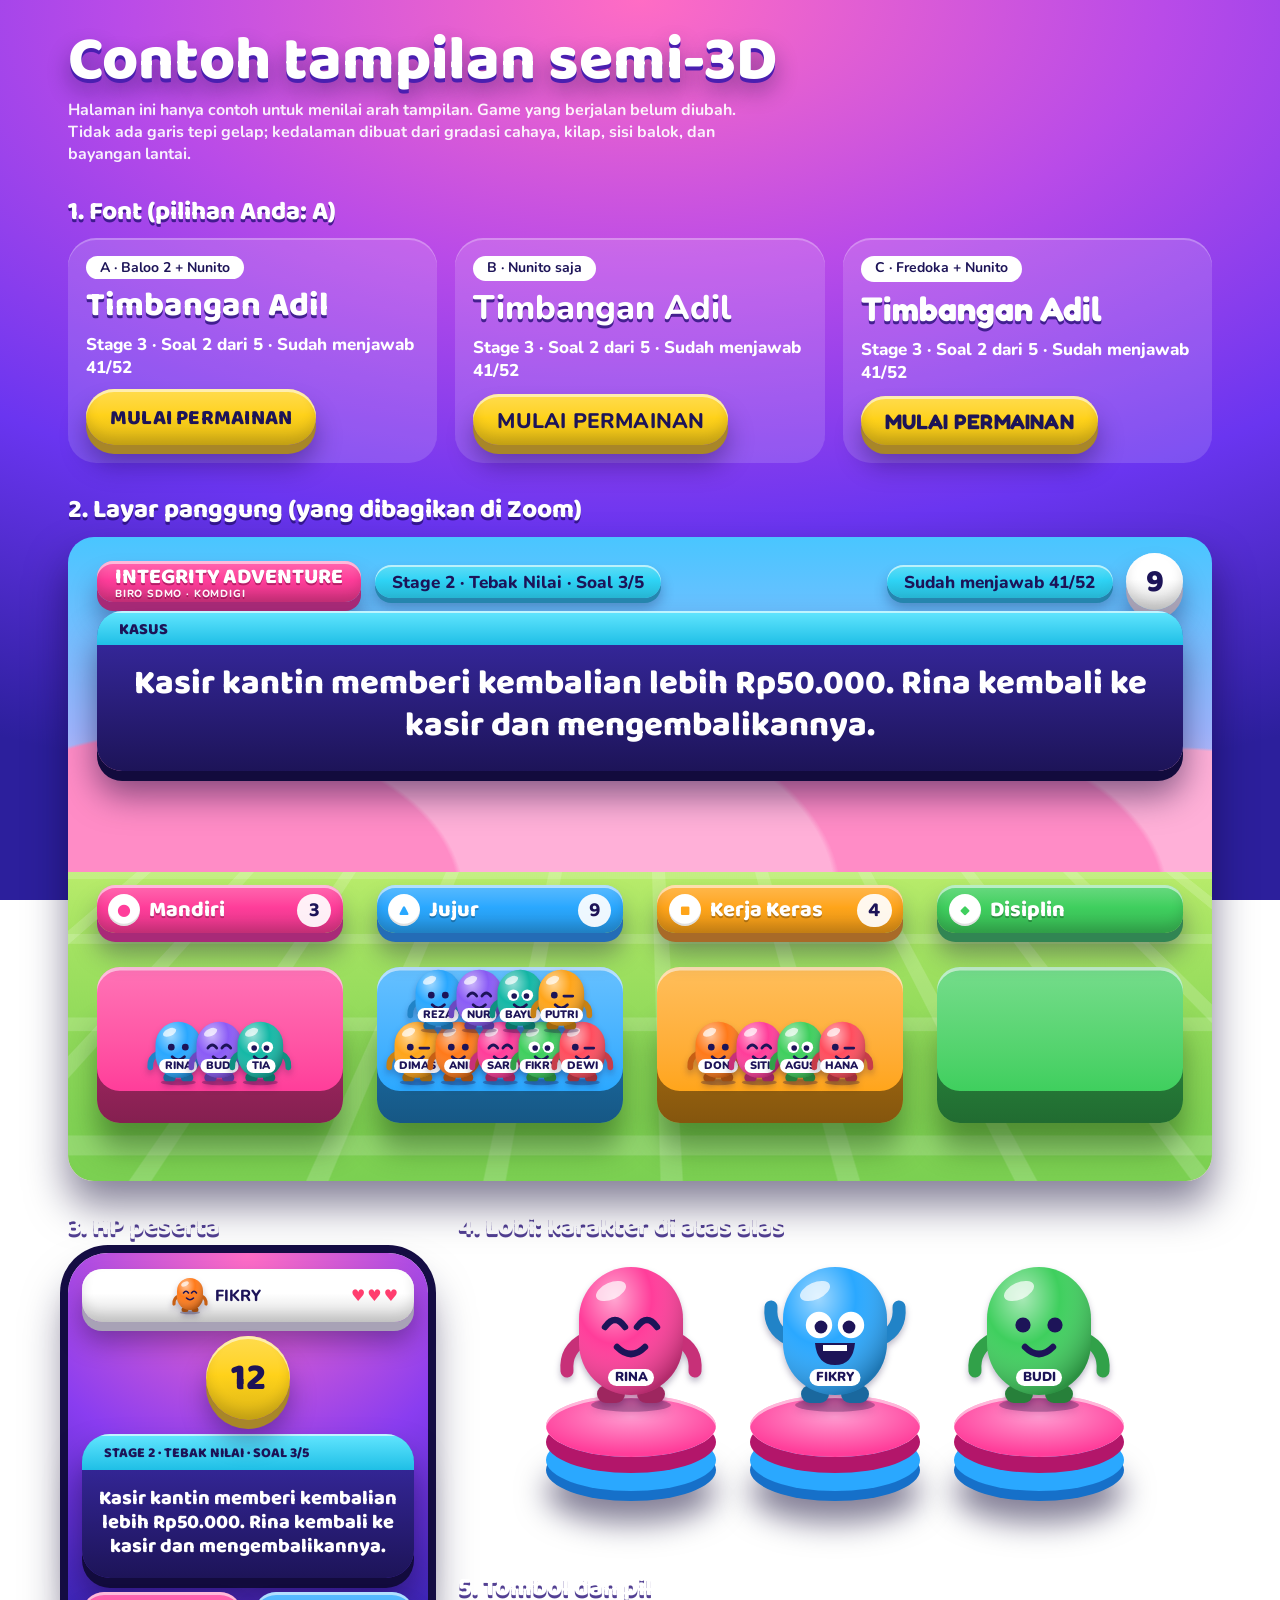
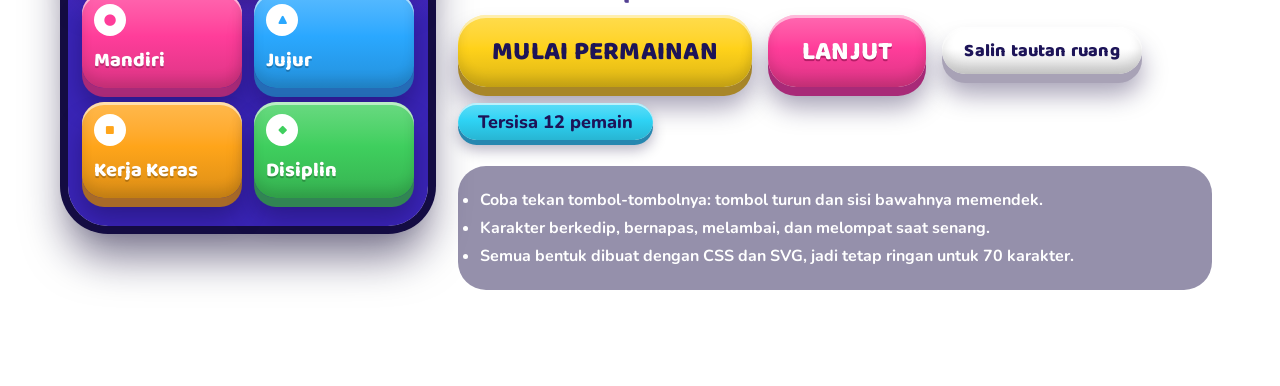
<file: contoh.html>
<!doctype html>
<html lang="id">
<head>
<meta charset="utf-8">
<meta name="viewport" content="width=device-width, initial-scale=1">
<meta name="robots" content="noindex">
<title>Contoh tampilan semi-3D · Integrity Adventure</title>
<link rel="preconnect" href="https://fonts.googleapis.com">
<link href="https://fonts.googleapis.com/css2?family=Baloo+2:wght@700;800&family=Nunito:wght@700;800;900&family=Fredoka:wght@600;700&display=swap" rel="stylesheet">
<style>
:root {
  --malam: #1d1458; --ungu: #7a3cff; --pink: #ff3d9a; --sian: #2ed3f5; --kuning: #ffd21a; --limau: #9be15d;
  --a: #ff3d9a; --b: #2aa8ff; --c: #ffa51a; --d: #3fcf5e;
  --judul: 'Baloo 2', 'Nunito', system-ui, sans-serif; --teks: 'Nunito', system-ui, sans-serif; --r: 28px;
}
* { box-sizing: border-box; }
body { margin: 0; font-family: var(--teks); font-weight: 800; color: #fff; min-height: 100vh;
  background: radial-gradient(120% 90% at 50% 0, #ff6cc4 0, #b94be8 34%, #6a35f0 66%, #2c1f9c 100%) fixed; }
main { max-width: 1180px; margin: 0 auto; padding: 28px 18px 80px; display: grid; gap: 34px; }
h1, h2 { font-family: var(--judul); font-weight: 800; margin: 0; line-height: 1.05; }
h1 { font-size: clamp(34px, 6vw, 62px); text-shadow: 0 4px 0 #4a1fb0, 0 12px 22px rgba(20, 8, 70, .45); }
h2 { font-size: 26px; text-shadow: 0 3px 0 rgba(40, 16, 120, .8); margin-bottom: 12px; }
p.ket { margin: 6px 0 0; font-weight: 700; opacity: .92; max-width: 70ch; }

/* --- Bahan dasar semi-3D: gradasi cahaya, kilap tepi atas, sisi bawah tebal, bayangan lantai --- */
.balok { --k: var(--kuning); --gelap: color-mix(in srgb, var(--k) 62%, #1a0b40); border-radius: var(--r); position: relative;
  background: linear-gradient(color-mix(in srgb, var(--k) 78%, #fff) 0, var(--k) 46%, color-mix(in srgb, var(--k) 86%, #000) 100%);
  box-shadow: inset 0 3px 0 rgba(255, 255, 255, .55), inset 0 -8px 12px rgba(0, 0, 0, .12), 0 9px 0 var(--gelap), 0 20px 26px rgba(18, 6, 60, .38); }
.tb { border: 0; cursor: pointer; font-family: var(--judul); font-weight: 800; font-size: 26px; letter-spacing: .01em; color: var(--malam); padding: 16px 34px 14px; transition: transform .1s, box-shadow .1s; }
.tb:active { transform: translateY(6px); box-shadow: inset 0 3px 0 rgba(255, 255, 255, .55), 0 3px 0 var(--gelap), 0 8px 12px rgba(18, 6, 60, .38); }
.tb.putih { --k: #fff; font-size: 18px; padding: 10px 22px 9px; } .tb.pink { --k: var(--pink); color: #fff; text-shadow: 0 2px 0 rgba(120, 0, 60, .5); }
.pil { display: inline-flex; align-items: center; gap: 8px; --k: var(--sian); color: var(--malam); border-radius: 999px; padding: 7px 20px 6px; font-size: 18px;
  box-shadow: inset 0 2px 0 rgba(255, 255, 255, .6), 0 5px 0 var(--gelap), 0 10px 14px rgba(18, 6, 60, .3); }
.panel { border-radius: var(--r); overflow: hidden; background: linear-gradient(#3a2ba8, #1d1458); box-shadow: inset 0 2px 0 rgba(255, 255, 255, .22), 0 10px 0 #120b3d, 0 24px 34px rgba(12, 4, 50, .5); }
.panel > header { background: linear-gradient(#63e6ff, #1fbfe6); color: var(--malam); font-family: var(--judul); font-size: 19px; padding: 8px 22px 6px; box-shadow: inset 0 2px 0 rgba(255, 255, 255, .6); }
.panel > div { padding: 20px 26px 26px; font-family: var(--judul); font-size: clamp(20px, 2.6vw, 32px); line-height: 1.2; text-align: center; }

/* Perbandingan font */
.font3 { display: grid; grid-template-columns: repeat(auto-fit, minmax(260px, 1fr)); gap: 18px; }
.font3 > div { background: rgba(255, 255, 255, .14); border-radius: var(--r); padding: 18px; box-shadow: inset 0 2px 0 rgba(255, 255, 255, .25); display: grid; gap: 10px; justify-items: start; }
.font3 b.tag { background: #fff; color: var(--malam); border-radius: 999px; padding: 2px 14px; font-size: 14px; }
.fA { --judul: 'Baloo 2'; --teks: 'Nunito'; } .fB { --judul: 'Nunito'; --teks: 'Nunito'; } .fB .besar { font-weight: 900; } .fC { --judul: 'Fredoka'; --teks: 'Nunito'; }
.font3 .besar { font-family: var(--judul); font-weight: 800; font-size: 34px; line-height: 1; text-shadow: 0 3px 0 rgba(40, 16, 120, .8); }
.font3 .menu { font-family: var(--teks); font-size: 17px; font-weight: 800; } .font3 .tb { font-size: 21px; padding: 12px 24px 10px; }

/* --- Adegan panggung --- */
.adegan { aspect-ratio: 16 / 9; border-radius: 26px; overflow: hidden; position: relative; box-shadow: 0 24px 40px rgba(12, 4, 50, .5);
  background: linear-gradient(#49c6ff 0, #9fb6ff 30%, #ffc0ea 52%, #ffc0ea 100%); container-type: inline-size; }
.adegan .bukit { position: absolute; left: -5%; right: -5%; bottom: 44%; height: 26%; background:
  radial-gradient(22% 100% at 14% 100%, #ff8cc6 0 98%, transparent 100%), radial-gradient(26% 120% at 40% 100%, #ffb0d8 0 98%, transparent 100%),
  radial-gradient(24% 105% at 68% 100%, #ff8cc6 0 98%, transparent 100%), radial-gradient(22% 90% at 92% 100%, #ffb0d8 0 98%, transparent 100%); }
.adegan .lantai { position: absolute; left: -30%; right: -30%; bottom: -34%; height: 82%; transform: perspective(60cqw) rotateX(58deg); transform-origin: 50% 0;
  background: repeating-linear-gradient(90deg, rgba(255, 255, 255, .16) 0 1.2cqw, transparent 1.2cqw 9cqw), repeating-linear-gradient(0deg, rgba(255, 255, 255, .16) 0 1.2cqw, transparent 1.2cqw 9cqw), linear-gradient(#b9ec6b, #58c043); }
.adegan .atas { position: absolute; left: 2.5%; right: 2.5%; top: 2.5%; display: flex; gap: 1.2cqw; align-items: center; font-size: 1.5cqw; }
.adegan .atas .pil { font-size: 1.5cqw; padding: .5cqw 1.5cqw .4cqw; } .adegan .atas .jam { margin-left: auto; --k: #fff; width: 5cqw; height: 5cqw; border-radius: 50%; display: grid; place-items: center; font-family: var(--judul); font-size: 2.8cqw; color: var(--malam); }
.adegan .merek { --k: var(--pink); border-radius: 1.4cqw; padding: .5cqw 1.6cqw .3cqw; font-family: var(--judul); font-size: 1.9cqw; line-height: 1; color: #fff; text-shadow: 0 .2cqw 0 rgba(120, 0, 60, .5); }
.adegan .merek small { display: block; font-family: var(--teks); font-size: .9cqw; letter-spacing: .08em; opacity: .95; }
.adegan .panel { position: absolute; left: 2.5%; right: 2.5%; top: 11.5%; border-radius: 2.2cqw; }
.adegan .panel > header { font-size: 1.4cqw; padding: .5cqw 2cqw .3cqw; } .adegan .panel > div { font-size: 3cqw; padding: 1.6cqw 3cqw 2.2cqw; }
.pijakan { position: absolute; bottom: 9%; width: 21.5%; height: 31%; }
.pijakan .plat { position: absolute; left: 0; right: 0; top: -19%; z-index: 3; --k: var(--w); border-radius: 1.6cqw; padding: .7cqw 1cqw .5cqw; display: flex; align-items: center; gap: .8cqw; font-family: var(--judul); font-size: 1.9cqw; color: #fff; text-shadow: 0 .15cqw 0 rgba(0, 0, 0, .25); }
.pijakan .plat i { width: 2.8cqw; height: 2.8cqw; border-radius: 50%; background: #fff; color: var(--w); display: grid; place-items: center; font-style: normal; font-size: 1.4cqw; text-shadow: none; box-shadow: inset 0 -.2cqw 0 rgba(0, 0, 0, .12); }
.pijakan .plat b { margin-left: auto; background: rgba(255, 255, 255, .92); color: var(--malam); border-radius: 999px; padding: 0 1cqw; text-shadow: none; font-size: 1.8cqw; }
.pijakan .muka { position: absolute; inset: 22% 0 16% 0; border-radius: 2cqw; background: linear-gradient(color-mix(in srgb, var(--w) 72%, #fff), var(--w)); box-shadow: inset 0 .3cqw 0 rgba(255, 255, 255, .55); z-index: 1; }
.pijakan .sisi { position: absolute; left: 0; right: 0; bottom: 0; top: 40%; border-radius: 2cqw; background: linear-gradient(color-mix(in srgb, var(--w) 70%, #000), color-mix(in srgb, var(--w) 52%, #000)); box-shadow: 0 2.2cqw 2.6cqw rgba(20, 60, 10, .45); }
.pijakan .orang { position: absolute; left: 4%; right: 4%; bottom: 26%; z-index: 2; display: flex; justify-content: center; align-items: flex-end; flex-wrap: wrap-reverse; gap: 0; }
.pijakan .orang .kr { width: 4.6cqw; margin: 0 -.5cqw -1.2cqw; }

/* --- Karakter semi-3D (tanpa garis tepi) --- */
.kr { display: inline-block; width: 90px; position: relative; filter: drop-shadow(0 .25em .2em rgba(20, 8, 60, .28)); }
.kr svg { display: block; width: 100%; height: auto; overflow: visible; animation: napas 2.6s ease-in-out infinite; animation-delay: var(--d, 0s); transform-origin: 50% 100%; }
.kr .mata { transform-box: fill-box; transform-origin: center; animation: kedip 4.4s infinite; animation-delay: var(--d, 0s); }
.kr .tg { transform-box: view-box; } .kr .tgk { transform-origin: 54px 38px; } .kr.lambai .tgk { animation: lambai .45s ease-in-out infinite alternate; }
.kr.senang svg { animation: lompat .42s cubic-bezier(.3, 1.5, .6, 1) infinite alternate; } .kr.senang .tg { transform: scaleY(-1); } .kr.senang .tgi { transform-origin: 6px 38px; } .kr.senang .tgk { animation: none; }
.kr b { position: absolute; left: 50%; bottom: 17%; transform: translateX(-50%); background: #fff; color: var(--malam); font-size: .2em; border-radius: 999px; padding: 0 .5em; font-family: var(--teks); font-weight: 900; font-size: 13px; line-height: 1.35; }
.pijakan .kr b { font-size: .95cqw; }
@keyframes napas { 50% { transform: scaleY(1.035) scaleX(.985); } }
@keyframes kedip { 0%, 93%, 100% { transform: scaleY(1); } 96% { transform: scaleY(.1); } }
@keyframes lambai { from { transform: scaleY(-1) rotate(-14deg); } to { transform: scaleY(-1) rotate(20deg); } }
@keyframes lompat { from { transform: translateY(0) scaleY(.95) scaleX(1.04); } to { transform: translateY(-22%) scaleY(1.06) scaleX(.97); } }

/* --- Lobi: alas bertingkat --- */
.alas { display: flex; gap: 34px; flex-wrap: wrap; justify-content: center; align-items: flex-end; padding: 10px 0 84px; }
.alas > div { display: grid; justify-items: center; }
.alas .kr { width: 120px; margin-bottom: -16px; z-index: 2; }
.tatakan { width: 170px; height: 62px; border-radius: 50%; position: relative; background: radial-gradient(60% 60% at 50% 35%, #ff9bd0, #ff3d9a); box-shadow: inset 0 3px 0 rgba(255, 255, 255, .55), 0 16px 0 #b3166a, 0 34px 0 #2aa8ff, 0 44px 0 #1670c9, 0 66px 30px rgba(12, 4, 50, .5); }

/* --- HP peserta --- */
.dua { display: grid; grid-template-columns: minmax(0, 360px) 1fr; gap: 30px; align-items: start; } @media (max-width: 820px) { .dua { grid-template-columns: 1fr; } }
.hp { border-radius: 40px; padding: 16px 14px 20px; display: grid; gap: 14px; background: radial-gradient(120% 70% at 50% 0, #ff6cc4, #8a3df0 55%, #3a25b8); box-shadow: 0 0 0 8px #150d44, 0 30px 44px rgba(12, 4, 50, .55); }
.hp .bilah { --k: #fff; border-radius: 20px; padding: 8px 14px; display: flex; align-items: center; gap: 10px; color: var(--malam); font-size: 16px; } .hp .bilah .kr { width: 30px; } .hp .bilah span { margin-left: auto; color: #ff3d6e; letter-spacing: 2px; }
.hp .jam { justify-self: center; --k: var(--kuning); width: 84px; height: 84px; border-radius: 50%; display: grid; place-items: center; font-family: var(--judul); font-size: 38px; color: var(--malam); }
.hp .panel > div { font-size: 20px; padding: 16px 16px 20px; } .hp .panel > header { font-size: 14px; }
.hp .kisi { display: grid; grid-template-columns: 1fr 1fr; gap: 14px 12px; padding-bottom: 8px; }
.hp .kisi button { border: 0; --k: var(--w); border-radius: 22px; min-height: 96px; padding: 12px; display: grid; gap: 6px; align-content: space-between; justify-items: start; font-family: var(--judul); font-weight: 800; font-size: 20px; color: #fff; text-shadow: 0 2px 0 rgba(0, 0, 0, .22); text-align: left; cursor: pointer; }
.hp .kisi button i { width: 32px; height: 32px; border-radius: 50%; background: #fff; color: var(--w); display: grid; place-items: center; font-style: normal; font-size: 15px; text-shadow: none; }
.hp .kisi button:active { transform: translateY(6px); box-shadow: inset 0 3px 0 rgba(255, 255, 255, .55), 0 3px 0 var(--gelap); }
.catatan { background: rgba(20, 10, 70, .45); border-radius: var(--r); padding: 18px 22px; font-weight: 700; line-height: 1.5; } .catatan li { margin: 4px 0; }
</style>
</head>
<body>
<main>
  <div>
    <h1>Contoh tampilan semi-3D</h1>
    <p class="ket">Halaman ini hanya contoh untuk menilai arah tampilan. Game yang berjalan belum diubah. Tidak ada garis tepi gelap; kedalaman dibuat dari gradasi cahaya, kilap, sisi balok, dan bayangan lantai.</p>
  </div>

  <section>
    <h2>1. Font (pilihan Anda: A)</h2>
    <div class="font3">
      <div class="fA"><b class="tag">A · Baloo 2 + Nunito</b><span class="besar">Timbangan Adil</span><span class="menu">Stage 3 · Soal 2 dari 5 · Sudah menjawab 41/52</span><button class="tb balok">MULAI PERMAINAN</button></div>
      <div class="fB"><b class="tag">B · Nunito saja</b><span class="besar">Timbangan Adil</span><span class="menu">Stage 3 · Soal 2 dari 5 · Sudah menjawab 41/52</span><button class="tb balok">MULAI PERMAINAN</button></div>
      <div class="fC"><b class="tag">C · Fredoka + Nunito</b><span class="besar">Timbangan Adil</span><span class="menu">Stage 3 · Soal 2 dari 5 · Sudah menjawab 41/52</span><button class="tb balok">MULAI PERMAINAN</button></div>
    </div>
  </section>

  <section>
    <h2>2. Layar panggung (yang dibagikan di Zoom)</h2>
    <div class="adegan">
      <div class="bukit"></div><div class="lantai"></div>
      <div class="atas"><span class="merek balok">INTEGRITY ADVENTURE<small>BIRO SDMO · KOMDIGI</small></span><span class="pil balok">Stage 2 · Tebak Nilai · Soal 3/5</span><span class="pil balok" style="margin-left:auto">Sudah menjawab 41/52</span><span class="jam balok" style="margin-left:0">9</span></div>
      <div class="panel"><header>KASUS</header><div>Kasir kantin memberi kembalian lebih Rp50.000. Rina kembali ke kasir dan mengembalikannya.</div></div>
      <div id="pijakan"></div>
    </div>
  </section>

  <section class="dua">
    <div>
      <h2>3. HP peserta</h2>
      <div class="hp">
        <div class="bilah balok"><span class="kr" data-k="5,1" style="margin:0"></span>FIKRY<span>♥♥♥</span></div>
        <div class="jam balok">12</div>
        <div class="panel"><header>STAGE 2 · TEBAK NILAI · SOAL 3/5</header><div>Kasir kantin memberi kembalian lebih Rp50.000. Rina kembali ke kasir dan mengembalikannya.</div></div>
        <div class="kisi">
          <button class="balok" style="--w:var(--a)"><i>●</i>Mandiri</button><button class="balok" style="--w:var(--b)"><i>▲</i>Jujur</button>
          <button class="balok" style="--w:var(--c)"><i>■</i>Kerja Keras</button><button class="balok" style="--w:var(--d)"><i>◆</i>Disiplin</button>
        </div>
      </div>
    </div>
    <div>
      <h2>4. Lobi: karakter di atas alas</h2>
      <div class="alas" id="alas"></div>
      <h2 style="margin-top:34px">5. Tombol dan pil</h2>
      <div style="display:flex;gap:16px;flex-wrap:wrap;align-items:center">
        <button class="tb balok">MULAI PERMAINAN</button><button class="tb balok pink">LANJUT</button><button class="tb balok putih">Salin tautan ruang</button><span class="pil balok">Tersisa 12 pemain</span>
      </div>
      <ul class="catatan" style="margin-top:26px">
        <li>Coba tekan tombol-tombolnya: tombol turun dan sisi bawahnya memendek.</li>
        <li>Karakter berkedip, bernapas, melambai, dan melompat saat senang.</li>
        <li>Semua bentuk dibuat dengan CSS dan SVG, jadi tetap ringan untuk 70 karakter.</li>
      </ul>
    </div>
  </section>
</main>
<script>
const WARNA = ['#ff3d9a', '#2aa8ff', '#ffa51a', '#3fcf5e', '#8b5cf6', '#ff7a1a', '#ff4d5e', '#14b8a6'];
const T = '#1d1458';
const MATA = ['<circle cx="22" cy="31" r="3.8"/><circle cx="38" cy="31" r="3.8"/>', '<path d="M17 32q5-7 10 0M33 32q5-7 10 0" fill="none" stroke="' + T + '" stroke-width="3.2" stroke-linecap="round"/>',
  '<circle cx="22" cy="31" r="6.6" fill="#fff"/><circle cx="38" cy="31" r="6.6" fill="#fff"/><circle cx="23" cy="32" r="3.2"/><circle cx="37" cy="32" r="3.2"/>', '<circle cx="22" cy="31" r="3.8"/><path d="M33 32h10" fill="none" stroke="' + T + '" stroke-width="3.2" stroke-linecap="round"/>'];
const MULUT = ['<path d="M23 42q7 7 14 0" fill="none" stroke="' + T + '" stroke-width="3.2" stroke-linecap="round"/>', '<path d="M20 40h20q-1 11-10 11T20 40z"/><path d="M24 41h12v3H24z" fill="#fff"/>'];
function karakter(warna, wajah, nama, kelas) {
  const w = WARNA[warna % 8];
  return `<span class="kr ${kelas || ''}" style="--d:-${(Math.random() * 4).toFixed(2)}s"><svg viewBox="0 0 60 74">
    <defs><radialGradient id="c${warna}" cx="34%" cy="24%" r="80%"><stop offset="0" stop-color="#fff" stop-opacity=".55"/><stop offset=".45" stop-color="#fff" stop-opacity="0"/><stop offset="1" stop-color="#000" stop-opacity=".3"/></radialGradient></defs>
    <ellipse cx="30" cy="71" rx="20" ry="3.4" fill="#12063c" opacity=".28"/>
    <g class="tg tgi" style="filter:brightness(.78)"><path d="M7 38q-10 5-9 16" fill="none" stroke="${w}" stroke-width="6.5" stroke-linecap="round"/></g>
    <g class="tg tgk" style="filter:brightness(.78)"><path d="M53 38q10 5 9 16" fill="none" stroke="${w}" stroke-width="6.5" stroke-linecap="round"/></g>
    <rect x="13" y="61" width="14" height="9" rx="4.5" fill="${w}" style="filter:brightness(.62)"/><rect x="33" y="61" width="14" height="9" rx="4.5" fill="${w}" style="filter:brightness(.62)"/>
    <rect x="4" y="2" width="52" height="64" rx="26" fill="${w}"/><rect x="4" y="2" width="52" height="64" rx="26" fill="url(#c${warna})"/>
    <ellipse cx="20" cy="14" rx="8" ry="4.2" fill="#fff" opacity=".7" transform="rotate(-24 20 14)"/>
    <g class="mata" fill="${T}">${MATA[wajah % 4]}</g><g fill="${T}">${MULUT[kelas === 'senang' ? 1 : 0]}</g></svg>${nama ? `<b>${nama}</b>` : ''}</span>`;
}
document.querySelectorAll('.kr[data-k]').forEach((el) => { const [w, f] = el.dataset.k.split(',').map(Number); el.outerHTML = karakter(w, f, '', '').replace('class="kr "', 'class="kr" style="width:30px"'); });
const OPSI = [['Mandiri', '●', 'a', 3], ['Jujur', '▲', 'b', 9], ['Kerja Keras', '■', 'c', 4], ['Disiplin', '◆', 'd', 0]];
const NAMA = ['RINA', 'BUDI', 'TIA', 'DIMAS', 'ANI', 'SARI', 'FIKRY', 'DEWI', 'REZA', 'NUR', 'BAYU', 'PUTRI', 'DONI', 'SITI', 'AGUS', 'HANA'];
let n = 0;
document.getElementById('pijakan').innerHTML = OPSI.map(([t, tanda, k, jml], i) => `<div class="pijakan" style="left:${2.5 + i * 24.5}%;--w:var(--${k})">
  <div class="sisi"></div><div class="muka"></div><div class="plat balok"><i>${tanda}</i>${t}${jml ? `<b>${jml}</b>` : ''}</div>
  <div class="orang">${Array.from({ length: jml }, () => karakter(n * 3 + 1, n, NAMA[n++ % 16], '')).join('')}</div></div>`).join('');
document.getElementById('alas').innerHTML = [[0, 1, 'RINA', 'lambai'], [1, 2, 'FIKRY', 'senang'], [3, 0, 'BUDI', 'lambai']].map(([w, f, nm, k]) => `<div>${karakter(w, f, nm, k)}<div class="tatakan"></div></div>`).join('');
</script>
</body>
</html>
</file>
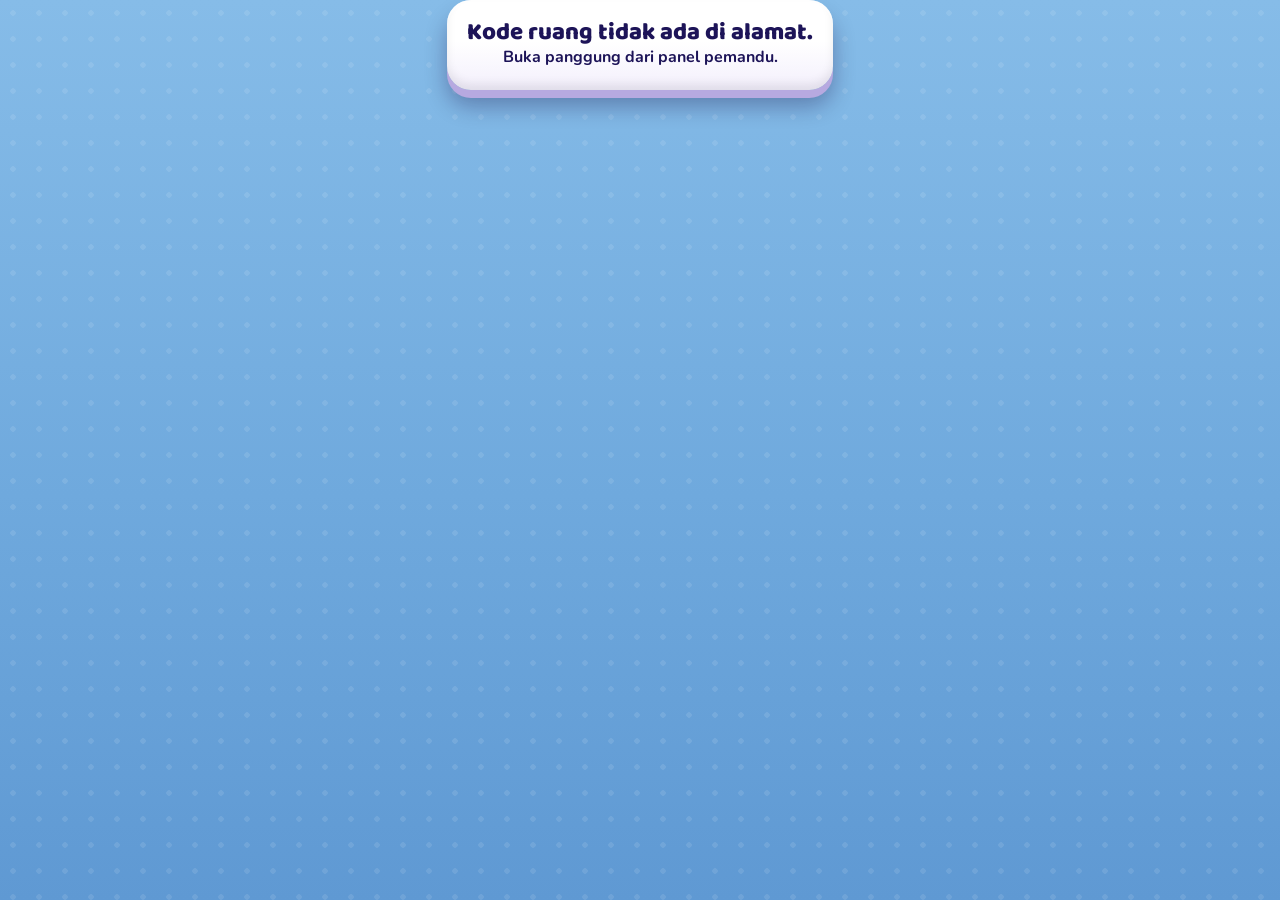
<file: panggung.html>
<!doctype html>
<html lang="id">
<head>
<meta charset="utf-8">
<meta name="viewport" content="width=device-width, initial-scale=1, viewport-fit=cover">
<meta name="robots" content="noindex">
<title>Integrity Adventure</title>
<link rel="preload" href="fonts/baloo2-800.woff2" as="font" type="font/woff2" crossorigin>
<link rel="preload" href="fonts/nunito-var.woff2" as="font" type="font/woff2" crossorigin>
<link rel="stylesheet" href="css/gaya.css?v=8">
</head>
<body>
<main id="akar" class=""></main>
<script src="js/vendor/qrcode.js"></script>
<script type="module" src="js/panggung.js"></script>
</body>
</html>
</file>
<file: css/gaya.css>
/* Integrity Adventure — tampilan semi-3D (opsi A: Baloo 2 + Nunito).
   Tanpa garis tepi gelap: kedalaman dari gradasi cahaya, kilap tepi atas, sisi bawah tebal, dan bayangan lantai.
   Catatan kinerja: tidak ada filter pada elemen yang bergerak, tidak ada animasi tak-berujung pada karakter
   (kedip dan lambaian digerakkan hemat oleh hidupkanKarakter di umum.js), warna turunan ditulis langsung. */

@font-face { font-family: 'Baloo 2'; font-style: normal; font-weight: 800; font-display: swap; src: url('../fonts/baloo2-800.woff2') format('woff2');
  unicode-range: U+0000-00FF, U+0131, U+0152-0153, U+02BB-02BC, U+02C6, U+02DA, U+02DC, U+0304, U+0308, U+0329, U+2000-206F, U+20AC, U+2122, U+2191, U+2193, U+2212, U+2215, U+FEFF, U+FFFD; }
@font-face { font-family: 'Nunito'; font-style: normal; font-weight: 200 1000; font-display: swap; src: url('../fonts/nunito-var.woff2') format('woff2-variations'), url('../fonts/nunito-var.woff2') format('woff2');
  unicode-range: U+0000-00FF, U+0131, U+0152-0153, U+02BB-02BC, U+02C6, U+02DA, U+02DC, U+0304, U+0308, U+0329, U+2000-206F, U+20AC, U+2122, U+2191, U+2193, U+2212, U+2215, U+FEFF, U+FFFD; }

:root {
  --malam: #1d1458; --tinta: #1d1458; --tinta-lembut: #4b4380; --lembayung: #f1ecff;
  --ungu: #7a3cff; --pink: #ff3d9a; --sian: #2ed3f5; --kuning: #ffd21a; --limau: #9be15d; --jingga: #ff7a1a; --hijau: #3fcf5e; --merah: #ff4d5e; --merah-tua: #c8193f;
  --a: #ff3d9a; --b: #2aa8ff; --c: #ffa51a; --d: #3fcf5e;
  --sel: #2a2350; --jeruji: rgba(205, 198, 235, .78);
  --judul: 'Baloo 2', 'Nunito', system-ui, sans-serif;
  --teks: 'Nunito', system-ui, -apple-system, 'Segoe UI', sans-serif;
  --latar-dasar: #6fa9dd;
  --pesta: radial-gradient(circle, rgba(255, 255, 255, .1) 0 2.5px, transparent 3px) 0 0 / 26px 26px, linear-gradient(#86bce8, #6fa9dd 55%, #5f99d3);
  --bayang-teks: #2b5d93;
  /* bahan balok: --k warna, --kt sisi terang (atas), --kb bawah muka, --kg sisi tebal; --tb tebal sisi */
  --k: #fff; --kt: #fff; --kb: #ebe6f7; --kg: #b7a9e0; --tb: 7px;
}

/* ---------- Palet balok siap pakai (tanpa color-mix agar jalan di HP lama) ---------- */
.w-a, .opsi button[data-p="a"] { --k: #ff3d9a; --kt: #ff68b0; --kb: #db3484; --kg: #a82a78; }
.w-b, .opsi button[data-p="b"] { --k: #2aa8ff; --kt: #59bbff; --kb: #2490db; --kg: #246cb6; }
.w-c, .opsi button[data-p="c"] { --k: #ffa51a; --kt: #ffb94c; --kb: #db8e16; --kg: #a86a28; }
.w-d, .opsi button[data-p="d"], .w-hijau, .opsi.pintu button:first-child { --k: #3fcf5e; --kt: #69da81; --kb: #36b251; --kg: #318553; }
.w-merah, .opsi.pintu button:last-child { --k: #ff4d5e; --kt: #ff7481; --kb: #db4251; --kg: #a83453; }
.w-kuning { --k: #ffd21a; --kt: #ffdc4c; --kb: #dbb516; --kg: #a88628; }
.w-pink { --k: #ff3d9a; --kt: #ff68b0; --kb: #db3484; --kg: #a82a78; }
.w-sian { --k: #2ed3f5; --kt: #5cddf7; --kb: #28b5d3; --kg: #2687b0; }
.w-ungu { --k: #7a3cff; --kt: #9767ff; --kb: #6934db; --kg: #5629b6; }
.w-limau { --k: #9be15d; --kt: #b1e881; --kb: #85c250; --kg: #6a9052; }
.w-jingga { --k: #ff7a1a; --kt: #ff974c; --kb: #db6916; --kg: #a85028; }
.w-malam { --k: #2c2178; --kt: #3a2ba8; --kb: #1d1458; --kg: #120b3d; }

/* ---------- Dasar ---------- */
* { box-sizing: border-box; -webkit-tap-highlight-color: transparent; }
html, body { margin: 0; height: 100%; }
body { font-family: var(--teks); font-weight: 700; color: var(--tinta); background: var(--pesta); background-color: var(--latar-dasar); line-height: 1.45; overflow-x: hidden; -webkit-font-smoothing: antialiased; }
h1, h2, h3, h4, p { margin: 0; }
h1, h2, h3, h4 { font-family: var(--judul); font-weight: 800; line-height: 1.1; }
button { font: inherit; cursor: pointer; border: 0; touch-action: manipulation; }
input { font: inherit; }
:focus-visible { outline: 3px solid #fff; outline-offset: 3px; }
.ik { width: 1.15em; height: 1.15em; vertical-align: -.2em; flex: none; display: inline-block; }
.ik-hati { color: var(--merah); } .ik-hatiKosong { color: #c9bfdc; } .ik-api { color: var(--jingga); } .ik-centang { color: #23a24a; } .ik-mahkota { color: #e2a400; }

/* Bahan semi-3D bersama */
.tb, .opsi button, .papan-nama, .merek, .pil, .jam-besar, .bilah, .label-stage, .spanduk, .terkirim:not(:empty), .tunggu, .surat, .bonus,
.p-lobi .pita, .p-lobi .hitung, .p-aturan > div, .p-intro .no, .empat > div, .cip-ruang, .kartu, .kunci-jwb, .p-top > div, .papan-poin, .p-sulit .butir, #jeda {
  background: linear-gradient(var(--kt) 0, var(--k) 46%, var(--kb) 100%);
  box-shadow: inset 0 3px 0 rgba(255, 255, 255, .55), inset 0 -6px 10px rgba(0, 0, 0, .08), 0 var(--tb) 0 var(--kg), 0 calc(var(--tb) + 8px) calc(var(--tb) * 2 + 6px) rgba(18, 6, 60, .32);
}
.putih-tebal, .judul, .vonis, .p-intro h1, .p-rekap h1, .judul-podium, .p-sulit h1, .dinding .kosong {
  color: #fff; text-shadow: 0 .07em 0 var(--bayang-teks), 0 .16em .3em rgba(16, 40, 80, .3);
}

/* Kartu putih dan panel malam */
.kartu { border-radius: 24px; padding: 20px; --kb: #f3effc; --tb: 8px; }
.kartu.soal, .d-soal { color: #fff; background: linear-gradient(#5ee3ff 0, #22c2e8 14px, #3a2ba8 14px, #1d1458 100%);
  box-shadow: inset 0 2px 0 rgba(255, 255, 255, .5), 0 var(--tb) 0 #120b3d, 0 calc(var(--tb) + 12px) 26px rgba(12, 4, 50, .45); }
.kartu.soal { padding-top: 26px; }

/* Tombol */
.tb { display: block; width: 100%; min-height: 56px; padding: 14px 18px 12px; border-radius: 20px; font-family: var(--judul); font-weight: 800; font-size: 22px; letter-spacing: .01em; line-height: 1.15;
  color: var(--malam); text-align: center; text-decoration: none; --k: #ffd21a; --kt: #ffdc4c; --kb: #dbb516; --kg: #a88628; transition: transform .1s, box-shadow .1s; }
.tb:active, .opsi button:active { transform: translateY(calc(var(--tb) - 2px)); box-shadow: inset 0 3px 0 rgba(255, 255, 255, .55), 0 2px 0 var(--kg), 0 6px 10px rgba(18, 6, 60, .3); }
.tb[disabled] { filter: grayscale(.8); opacity: .55; cursor: not-allowed; transform: none; }
.tb.kecil { font-family: var(--teks); font-weight: 800; font-size: 14px; min-height: 44px; padding: 10px 14px; border-radius: 14px; width: auto; display: inline-flex; align-items: center; gap: 6px;
  --k: #fff; --kt: #fff; --kb: #ebe6f7; --kg: #b7a9e0; --tb: 4px; }
.tb.bahaya { --k: #ffd6e1; --kt: #ffe6ec; --kb: #ffc2d1; --kg: #d98aa0; color: #8a0030; }

/* Isian */
.isian { width: 100%; min-height: 52px; padding: 12px 14px; border-radius: 16px; border: 2px solid #ddd3f7; background: var(--lembayung); font-size: 18px; font-weight: 800; color: var(--tinta);
  outline: none; box-shadow: inset 0 3px 0 rgba(29, 20, 88, .07); }
.isian:focus { border-color: var(--ungu); background: #fff; box-shadow: 0 0 0 4px rgba(122, 60, 255, .18); }
label.lb { display: block; font-family: var(--judul); font-weight: 800; font-size: 18px; margin: 16px 0 6px; color: var(--malam); }
.galat { color: var(--merah-tua); font-weight: 800; font-size: 14px; min-height: 1.4em; margin-top: 8px; }
.kecil-abu { font-size: 13px; color: var(--tinta-lembut); font-weight: 700; }
.titik3::after { content: ''; animation: titik 1.2s steps(4) infinite; }
.lencana { font-family: var(--teks); font-weight: 900; font-size: 12px; letter-spacing: .04em; padding: 3px 10px; border-radius: 999px; color: var(--malam); background: var(--limau); white-space: nowrap;
  box-shadow: inset 0 2px 0 rgba(255, 255, 255, .5), 0 2px 0 rgba(18, 6, 60, .25); }
.lencana.sp1 { background: var(--kuning); } .lencana.sp2 { background: var(--jingga); color: #fff; }
.lencana.penjara { background: var(--sel); color: #fff; } .lencana.juara { background: var(--ungu); color: #fff; }

/* ---------- Karakter ---------- */
.av { --u: 52px; width: var(--u); height: calc(var(--u) * 1.2); display: inline-block; flex: none; }
.av svg, .k .badan svg { width: 100%; height: 100%; display: block; overflow: visible; }
.av.besar { --u: 104px; } .av.sedang { --u: 70px; } .av.mini { --u: 30px; } .av.super { --u: 150px; }
svg .mt, svg .alis, svg .air { display: none; } svg .mt-biasa { display: block; }
.e-senang .mt-biasa, .e-sedih .mt-biasa, .e-kaget .mt-biasa, .e-tangis .mt-biasa { display: none; }
.e-senang .mt-senang, .e-sedih .mt-sedih, .e-tangis .mt-sedih, .e-kaget .mt-kaget, .e-sedih .alis, .e-tangis .alis, .e-tangis .air { display: block; }
svg .mata { transform-box: fill-box; transform-origin: center; }
.kedip svg .mata { transform: scaleY(.12); }
.e-kaget svg .mata { transform: scale(1.35); }
svg .tg { transform-box: view-box; } svg .tg-kiri { transform-origin: 7px 37px; } svg .tg-kanan { transform-origin: 53px 37px; }
.e-senang .tg-kiri, .e-senang .tg-kanan { transform: scaleY(-1); }
.e-kaget .tg-kiri { transform: rotate(38deg); } .e-kaget .tg-kanan { transform: rotate(-38deg); }
.ayun.lambai:not(.e-senang):not(.e-kaget) .tg-kanan { animation: lambai .42s ease-in-out 4 alternate; }
/* Alas bertingkat untuk karakter utama */
.di-alas { display: grid; justify-items: center; padding-bottom: 34px; }
.di-alas .av { position: relative; z-index: 1; margin-bottom: calc(var(--u) * -.16); }
.tatakan { width: 170px; height: 58px; border-radius: 50%; background: radial-gradient(60% 60% at 50% 35%, #ff9bd0, #ff3d9a);
  box-shadow: inset 0 3px 0 rgba(255, 255, 255, .55), 0 14px 0 #b3166a, 0 28px 0 #2aa8ff, 0 36px 0 #1670c9, 0 54px 26px rgba(12, 4, 50, .45); }

/* ---------- PESERTA (HP) ---------- */
.hp { max-width: 480px; margin: 0 auto; min-height: 100dvh; padding: 14px 14px calc(22px + env(safe-area-inset-bottom)); display: flex; flex-direction: column; gap: 14px;
  background: var(--pesta); }
.hp .judul { font-size: 36px; text-align: center; margin-top: 10px; }
.sub-judul { text-align: center; font-size: 15px; font-weight: 900; color: #fff; margin-top: -10px; opacity: .95; }
.kepala-kartu { display: flex; align-items: center; justify-content: space-between; gap: 10px; } .kepala-kartu h2 { font-size: 24px; color: var(--ungu); }
.cip-ruang { --k: #2ed3f5; --kt: #5cddf7; --kb: #28b5d3; --kg: #2687b0; --tb: 3px; color: var(--malam); font-weight: 900; padding: 6px 14px; border-radius: 999px; font-size: 14px; white-space: nowrap; }
.kisi-av { display: grid; grid-template-columns: repeat(4, 1fr); gap: 8px; background: var(--lembayung); padding: 10px; border-radius: 18px; }
.kisi-av button { background: #fff; padding: 8px 4px 6px; border-radius: 14px; border: 3px solid transparent; display: grid; place-items: center; min-height: 64px; box-shadow: 0 3px 0 #d6cbf2; }
.kisi-av button.pilih { border-color: var(--pink); box-shadow: 0 4px 0 #a82a78; transform: translateY(-2px); }
.kisi-av .av { --u: 40px; }
.baris-warna { display: grid; grid-template-columns: repeat(8, 1fr); gap: 2px; background: var(--lembayung); padding: 8px; border-radius: 18px; }
.baris-warna button { background: none; padding: 0; border-radius: 14px; border: 3px solid transparent; min-width: 0; min-height: 48px; display: grid; place-items: center; }
.baris-warna button.pilih { border-color: var(--malam); }
.baris-warna i { display: block; width: 28px; height: 28px; border-radius: 50%; background: radial-gradient(circle at 35% 30%, rgba(255, 255, 255, .6), transparent 50%), var(--w); box-shadow: inset 0 -3px 0 rgba(0, 0, 0, .2); }
.bilah { display: flex; align-items: center; gap: 8px; border-radius: 20px; padding: 8px 12px; min-height: 54px; --tb: 5px; }
.bilah .nama { font-family: var(--judul); font-weight: 800; font-size: 19px; line-height: 1; flex: 1; overflow: hidden; text-overflow: ellipsis; white-space: nowrap; padding-top: 3px; }
.hati { white-space: nowrap; font-size: 18px; display: inline-flex; gap: 1px; } .runtun { font-size: 13px; font-weight: 900; color: var(--tinta-lembut); white-space: nowrap; }
.label-stage { align-self: center; --k: #2ed3f5; --kt: #5cddf7; --kb: #28b5d3; --kg: #2687b0; --tb: 4px; color: var(--malam); font-weight: 900; font-size: 13px; padding: 6px 16px; border-radius: 999px; text-align: center; }
.spanduk { --k: #ff3d9a; --kt: #ff68b0; --kb: #db3484; --kg: #a82a78; --tb: 5px; color: #fff; font-weight: 900; font-size: 14px; letter-spacing: .02em; text-align: center; padding: 10px 12px; border-radius: 14px; text-shadow: 0 2px 0 rgba(120, 0, 60, .4); }
.jam { align-self: center; width: 92px; height: 92px; border-radius: 50%; display: grid; place-items: center; padding: 7px;
  background: conic-gradient(var(--kuning) calc(var(--p, 1) * 360deg), rgba(255, 255, 255, .28) 0); box-shadow: 0 6px 0 rgba(20, 8, 70, .35); }
.jam span { width: 100%; height: 100%; border-radius: 50%; display: grid; place-items: center; font-family: var(--judul); font-weight: 800; font-size: 38px; line-height: 1; padding-top: 4px; color: var(--malam);
  background: linear-gradient(#fff, #e9e2ff); box-shadow: inset 0 -5px 0 #cfc3f2; }
.jam.genting { background: conic-gradient(var(--merah) calc(var(--p, 1) * 360deg), rgba(255, 255, 255, .28) 0); } .jam.genting span { color: var(--merah-tua); animation: goyang .4s infinite; }
.soal { font-family: var(--judul); font-size: 22px; font-weight: 800; line-height: 1.25; text-align: center; }
.opsi { display: grid; gap: 14px; margin-top: auto; } .opsi.kisi { grid-template-columns: 1fr 1fr; gap: 16px 12px; }
.opsi button { display: flex; align-items: center; gap: 12px; text-align: left; padding: 12px 14px; border-radius: 22px; min-height: 72px; font-family: var(--judul); font-weight: 800; font-size: 20px; line-height: 1.15;
  color: #fff; text-shadow: 0 2px 0 rgba(0, 0, 0, .22); transition: transform .1s, box-shadow .1s, opacity .2s; }
.opsi.kisi button { flex-direction: column; align-items: flex-start; justify-content: space-between; min-height: 112px; }
.opsi button .tanda { flex: none; width: 34px; height: 34px; border-radius: 50%; background: #fff; color: var(--k); display: grid; place-items: center; font-size: 15px; text-shadow: none; box-shadow: inset 0 -3px 0 rgba(0, 0, 0, .12); }
.opsi.kunci-sudah button { opacity: .35; transform: translateY(4px); box-shadow: inset 0 3px 0 rgba(255, 255, 255, .55), 0 3px 0 var(--kg); }
.opsi.kunci-sudah button.pilih { opacity: 1; outline: 4px solid #fff; outline-offset: 3px; }
.opsi.pintu { grid-template-columns: 1fr 1fr; }
.opsi.pintu button { flex-direction: column; justify-content: center; min-height: 180px; border-radius: 90px 90px 22px 22px; font-size: 28px; text-align: center; }
.terkirim { text-align: center; font-weight: 900; font-size: 14px; min-height: 2.9em; display: grid; place-items: center; color: #fff; }
.terkirim:not(:empty) { --k: #9be15d; --kt: #b1e881; --kb: #85c250; --kg: #6a9052; --tb: 4px; color: var(--malam); border-radius: 14px; padding: 8px 12px; }
.tengah { flex: 1; display: flex; flex-direction: column; align-items: center; justify-content: center; gap: 14px; text-align: center; }
.vonis { font-family: var(--judul); font-size: 44px; font-weight: 800; line-height: 1.05; animation: muncul .4s cubic-bezier(.2, 1.6, .4, 1); }
.hero { border-radius: 26px; padding: 26px 18px; display: flex; flex-direction: column; align-items: center; gap: 14px; text-align: center; color: #fff;
  background: linear-gradient(160deg, #9767ff, #7a3cff 45%, #2aa8ff); box-shadow: inset 0 3px 0 rgba(255, 255, 255, .45), 0 8px 0 #3b1a99, 0 20px 26px rgba(18, 6, 60, .38); }
.hero.salah { background: linear-gradient(160deg, #ff7096, #ff3d6e 45%, #b3124a); box-shadow: inset 0 3px 0 rgba(255, 255, 255, .45), 0 8px 0 #7a0c3a, 0 20px 26px rgba(18, 6, 60, .38); }
.hero.netral { background: linear-gradient(160deg, #4a3db0, #2c2178 50%, #1d1458); box-shadow: inset 0 2px 0 rgba(255, 255, 255, .25), 0 8px 0 #120b3d, 0 20px 26px rgba(18, 6, 60, .38); }
.hero .ket { color: #fff; }
.surat { --k: #ffd21a; --kt: #ffdc4c; --kb: #dbb516; --kg: #a88628; --tb: 6px; color: var(--malam); border-radius: 14px; padding: 12px 26px 10px; font-family: var(--judul); font-size: 36px; font-weight: 800; line-height: 1; transform: rotate(-5deg); animation: stempel .45s cubic-bezier(.2, 1.8, .4, 1); }
.surat.sp2 { --k: #ff7a1a; --kt: #ff974c; --kb: #db6916; --kg: #a85028; color: #fff; } .surat small { display: block; font-family: var(--teks); font-size: 12px; font-weight: 900; letter-spacing: .03em; margin-top: 4px; }
.bonus { --k: #ff3d9a; --kt: #ff68b0; --kb: #db3484; --kg: #a82a78; --tb: 5px; font-family: var(--judul); font-size: 20px; font-weight: 800; color: #fff; padding: 10px 20px 8px; border-radius: 999px; animation: muncul .5s cubic-bezier(.2, 1.8, .4, 1); display: inline-flex; gap: 8px; align-items: center; }
.bonus .ik-hati { color: #fff; }
.sel { position: relative; display: inline-grid; place-items: center; padding: 34px 28px 10px; background: linear-gradient(#3a3270, #221c4a); border-radius: 20px; animation: jatuh .6s cubic-bezier(.3, 1.4, .5, 1); overflow: hidden;
  box-shadow: inset 0 2px 0 rgba(255, 255, 255, .2), 0 7px 0 #120b3d; }
.sel::after { content: ''; position: absolute; inset: 0; background: repeating-linear-gradient(90deg, transparent 0 22px, var(--jeruji) 22px 29px); pointer-events: none; }
.sel .av { filter: saturate(.45); }
.ket { font-weight: 800; font-size: 16px; color: var(--tinta-lembut); }
.tengah > .ket, .tengah > p.ket { color: #fff; text-shadow: 0 2px 0 rgba(30, 70, 120, .45); }
.kunci-jwb { border-radius: 22px; padding: 16px; text-align: left; --kb: #f3effc; --tb: 6px; }
.kunci-jwb small { font-size: 12px; font-weight: 900; letter-spacing: .06em; color: var(--tinta-lembut); display: block; }
.kunci-jwb b { font-family: var(--judul); font-size: 24px; font-weight: 800; color: var(--ungu); display: block; margin: 2px 0 6px; line-height: 1.1; } .kunci-jwb p { font-size: 15px; font-weight: 700; }
.tunggu { margin-top: auto; text-align: center; --k: #ffd21a; --kt: #ffdc4c; --kb: #dbb516; --kg: #a88628; --tb: 5px; color: var(--malam); font-family: var(--judul); font-weight: 800; font-size: 18px; padding: 14px 14px 12px; border-radius: 18px; }
.aturan { display: grid; gap: 8px; text-align: left; font-weight: 800; font-size: 15px; width: 100%; } .aturan span { display: flex; gap: 8px; align-items: center; }
.poin-baru { background: #fff; color: var(--malam); font-weight: 900; font-size: 14px; padding: 4px 14px; border-radius: 999px; box-shadow: 0 3px 0 rgba(18, 6, 60, .3); }

/* ---------- PANGGUNG (16:9) ---------- */
.panggung { height: 100vh; display: grid; grid-template-rows: auto 1fr auto; padding: 2vh 2.2vw; gap: 1.6vh; overflow: hidden; background: var(--pesta); }
.panggung.tertutup { visibility: hidden; }
.merek { --k: #ff3d9a; --kt: #ff68b0; --kb: #db3484; --kg: #a82a78; --tb: .7vh; display: inline-flex; flex-direction: column; line-height: 1; color: #fff; padding: 1vh 1.4vw .7vh; border-radius: 1.6vh; text-shadow: 0 .2vh 0 rgba(120, 0, 60, .5); }
.merek b { font-family: var(--judul); font-weight: 800; font-size: 2.7vh; letter-spacing: .01em; } .merek small { font-size: 1.2vh; font-weight: 900; letter-spacing: .08em; text-transform: uppercase; opacity: .95; }
.p-atas { display: flex; align-items: center; gap: 1.4vw; font-weight: 900; font-size: 2.2vh; }
.pil { --k: #2ed3f5; --kt: #5cddf7; --kb: #28b5d3; --kg: #2687b0; --tb: .5vh; color: var(--malam); padding: .6vh 1.4vw .5vh; border-radius: 999px; } .dorong { margin-left: auto; }
.p-utama { min-height: 0; display: grid; place-items: center; }
.p-bawah { display: grid; grid-template-columns: 1fr 26vw; gap: 1.4vw; height: 19vh; }
.p-bawah .pulau, .p-bawah .penjara { border-radius: 2.4vh; padding: 1vh 1vw; overflow: hidden; position: relative; }
.p-bawah .pulau { background: rgba(255, 255, 255, .18); box-shadow: inset 0 .3vh 0 rgba(255, 255, 255, .3); }
.p-bawah .penjara { background: linear-gradient(#3a3270, #221c4a); box-shadow: inset 0 .3vh 0 rgba(255, 255, 255, .2), 0 .7vh 0 #120b3d; }
.p-bawah .penjara::after { content: ''; position: absolute; inset: 0; background: repeating-linear-gradient(90deg, transparent 0 2.2vw, var(--jeruji) 2.2vw 2.7vw); pointer-events: none; }
.p-bawah h4 { margin: 0 0 .6vh; font-size: 2vh; color: #fff; text-shadow: 0 .3vh 0 rgba(30, 70, 120, .5); position: relative; z-index: 1; }
.gerombol { display: flex; flex-wrap: wrap; gap: .4vh; align-content: flex-start; }
.gerombol .av { --u: 4.2vh; } .gerombol.padat .av { --u: 3.2vh; } .p-bawah .penjara .av { filter: saturate(.4); }
.av.baru-jatuh { animation: jatuh .7s cubic-bezier(.3, 1.4, .5, 1); }
.p-lobi { display: grid; grid-template-columns: 32vw 1fr; grid-template-rows: 1fr auto; gap: 2.4vh 3vw; width: 100%; height: 100%; align-items: center; }
.p-lobi .kiri { text-align: center; display: grid; gap: 1vh; justify-items: center; border-radius: 3.4vh; padding: 2.4vh 1.6vw; --tb: 1.1vh; }
.p-lobi .pita { --k: #ff3d9a; --kt: #ff68b0; --kb: #db3484; --kg: #a82a78; --tb: .5vh; color: #fff; font-weight: 900; font-size: 1.7vh; letter-spacing: .06em; text-transform: uppercase; padding: .7vh 1.4vw; border-radius: 999px; margin-top: -4.6vh; transform: skewX(-8deg); }
.p-lobi .kiri h2 { font-size: 3.9vh; color: var(--ungu); } .p-lobi .sub { font-size: 1.8vh; color: var(--tinta-lembut); }
.p-lobi .qr { width: 21vh; height: 21vh; display: grid; place-items: center; background: #fff; border-radius: 2vh; padding: 1vh; box-shadow: inset 0 0 0 .3vh #e4dcfb; } .p-lobi .qr svg { width: 100%; height: 100%; }
.kotak-kode { background: linear-gradient(#3a2ba8, #1d1458); border-radius: 1.8vh; padding: .8vh 2vw 1vh; width: 100%; box-shadow: inset 0 .2vh 0 rgba(255, 255, 255, .25), 0 .6vh 0 #120b3d; }
.kotak-kode small { font-size: 1.4vh; font-weight: 900; letter-spacing: .1em; color: var(--sian); }
.p-lobi .kode { font-family: var(--judul); font-size: 5.8vh; font-weight: 800; letter-spacing: .7vw; line-height: 1; color: var(--kuning); padding-top: .6vh; }
.p-lobi .tautan { font-size: 1.4vh; word-break: break-all; color: var(--tinta-lembut); }
.p-lobi .hitung { --k: #9be15d; --kt: #b1e881; --kb: #85c250; --kg: #6a9052; --tb: .6vh; color: var(--malam); font-family: var(--judul); font-weight: 800; font-size: 2.3vh; padding: .7vh 1.6vw .5vh; border-radius: 999px; width: 100%; }
.p-lobi .salin { font-size: 1.7vh; min-height: 0; padding: .7vh 1.2vw; --tb: .45vh; }
.p-lobi .mulai { font-size: 3.1vh; min-height: 0; padding: 1.3vh 1vw 1vh; --tb: .9vh; animation: denyut 1.2s infinite; } .p-lobi .mulai[disabled] { animation: none; }
.dinding { display: flex; flex-wrap: wrap; gap: 1.6vh 1vw; align-content: center; justify-content: center; max-height: 100%; overflow: hidden; }
.dinding .orang { display: grid; justify-items: center; gap: .5vh; width: 7.4vw; } .dinding .orang .av { --u: 6vh; }
.dinding .orang.baru { animation: jatuh .6s cubic-bezier(.3, 1.4, .5, 1); }
.dinding .orang span:last-child { max-width: 100%; overflow: hidden; text-overflow: ellipsis; white-space: nowrap; background: #fff; color: var(--malam); border-radius: 999px; padding: .1vh .7vw 0; font-size: 1.5vh; font-weight: 900; box-shadow: 0 .3vh 0 rgba(18, 6, 60, .3); }
.dinding.padat .orang { width: 5vw; } .dinding.padat .orang .av { --u: 4.4vh; } .dinding.padat .orang span:last-child { font-size: 1.2vh; }
.dinding .kosong { font-family: var(--judul); font-size: 4vh; font-weight: 800; }
.p-aturan { grid-column: 1 / -1; display: grid; grid-template-columns: repeat(4, 1fr); gap: 1.2vw; }
.p-aturan > div { --tb: .8vh; display: flex; align-items: center; gap: .9vw; padding: 1.2vh 1.2vw 1vh; border-radius: 2vh; font-family: var(--judul); font-weight: 800; font-size: 2.5vh; line-height: 1.1; color: #fff; text-shadow: 0 .2vh 0 rgba(0, 0, 0, .2); }
.p-aturan .ik { width: 3.6vh; height: 3.6vh; color: #fff; } .p-aturan span { display: grid; line-height: 1.1; } .p-aturan small { font-family: var(--teks); font-size: 1.2vh; font-weight: 900; letter-spacing: .08em; opacity: .92; }
.p-aturan .a1 { --k: #ff3d9a; --kt: #ff68b0; --kb: #db3484; --kg: #a82a78; } .p-aturan .a2 { --k: #ffd21a; --kt: #ffdc4c; --kb: #dbb516; --kg: #a88628; color: var(--malam); text-shadow: none; } .p-aturan .a2 .ik { color: var(--malam); }
.p-aturan .a3 { --k: #2c2178; --kt: #3a2ba8; --kb: #1d1458; --kg: #120b3d; } .p-aturan .a4 { --k: #ff7a1a; --kt: #ff974c; --kb: #db6916; --kg: #a85028; }
.p-intro { text-align: center; animation: muncul .6s cubic-bezier(.2, 1.6, .4, 1); }
.p-intro .no { --k: #2ed3f5; --kt: #5cddf7; --kb: #28b5d3; --kg: #2687b0; --tb: .8vh; font-family: var(--judul); font-size: 4vh; font-weight: 800; color: var(--malam); display: inline-block; padding: .8vh 2.4vw .4vh; border-radius: 999px; transform: skewX(-8deg); }
.p-intro h1 { font-size: 15vh; line-height: 1; margin: 2vh 0 1.4vh; } .p-intro p { color: #fff; font-family: var(--judul); font-weight: 800; font-size: 3.6vh; text-shadow: 0 .4vh 0 rgba(30, 70, 120, .5); }
.p-info { display: flex; gap: 1vw; align-items: center; flex-wrap: wrap; justify-content: center; font-weight: 900; }
.cip { background: #fff; color: var(--malam); padding: .3em 1em; border-radius: 999px; display: inline-flex; gap: .4em; align-items: center; box-shadow: inset 0 2px 0 rgba(255, 255, 255, .5), 0 3px 0 rgba(0, 0, 0, .25); }
.cip.merah { background: var(--merah); color: #fff; } .cip.kuning { background: var(--kuning); } .cip.pink { background: var(--pink); color: #fff; } .cip .ik { color: inherit; }
.jam-besar { --tb: .6vh; font-family: var(--judul); font-size: 4.4vh; font-weight: 800; line-height: 1; color: var(--malam); border-radius: 999px; min-width: 9vh; text-align: center; padding: 1vh 1.6vh .6vh; }
.jam-besar.genting { --k: #ff4d5e; --kt: #ff7481; --kb: #db4251; --kg: #a83453; color: #fff; animation: goyang .4s infinite; }
.p-rekap { width: 100%; text-align: center; display: grid; gap: 3vh; }
.p-rekap h1 { font-size: 7.4vh; }
.empat { display: grid; grid-template-columns: repeat(4, 1fr); gap: 1.6vw; }
.empat > div { --tb: 1.1vh; border-radius: 3vh; padding: 2vh 1vw; color: var(--malam); animation: muncul .6s cubic-bezier(.2, 1.6, .4, 1) backwards; }
.empat > div:nth-child(2) { --k: #ffd21a; --kt: #ffdc4c; --kb: #dbb516; --kg: #a88628; animation-delay: .25s; }
.empat > div:nth-child(3) { --k: #ff7a1a; --kt: #ff974c; --kb: #db6916; --kg: #a85028; color: #fff; animation-delay: .5s; }
.empat > div:nth-child(4) { --k: #2c2178; --kt: #3a2ba8; --kb: #1d1458; --kg: #120b3d; color: #fff; animation-delay: .75s; }
.empat b { display: block; font-family: var(--judul); font-size: 12vh; font-weight: 800; line-height: 1; } .empat span { font-family: var(--judul); font-size: 3vh; font-weight: 800; } .empat small { display: block; font-size: 1.8vh; font-weight: 800; opacity: .85; }
.sub-rekap { color: #fff; font-family: var(--judul); font-weight: 800; font-size: 2.6vh; text-shadow: 0 .3vh 0 rgba(30, 70, 120, .5); margin-bottom: -1.6vh; }
.p-top { display: flex; gap: 1.2vw; justify-content: center; font-size: 1.9vh; font-weight: 900; }
.p-top > div { --tb: .6vh; display: grid; justify-items: center; border-radius: 2vh; padding: 1vh 1.2vw; } .p-top .av { --u: 5.4vh; }
.p-podium { display: flex; align-items: flex-end; justify-content: center; gap: 2vw; height: 100%; padding-bottom: 2vh; position: relative; }
.p-podium .tk { display: grid; justify-items: center; gap: 1vh; font-family: var(--judul); font-size: 3.2vh; font-weight: 800; animation: naik .8s cubic-bezier(.2, 1.3, .4, 1) backwards; }
.p-podium .tk > span:not(.av) { background: #fff; color: var(--malam); border-radius: 999px; padding: .2vh 1.4vw 0; box-shadow: 0 .4vh 0 rgba(18, 6, 60, .3); }
.p-podium .tk .balok { width: 20vw; border-radius: 2.6vh 2.6vh .6vh .6vh; color: var(--malam); font-size: 8vh; line-height: 1; display: grid; place-items: center; align-content: center;
  background: linear-gradient(#ffffff, #e7e1fa); box-shadow: inset 0 .5vh 0 rgba(255, 255, 255, .7), inset -1.4vw 0 0 rgba(29, 20, 88, .07), 0 2.4vh 3vh rgba(12, 4, 50, .45); }
.p-podium .tk.k1 .balok { height: 30vh; background: linear-gradient(#ffdc4c, #ffd21a 50%, #dbb516); } .p-podium .tk.k2 .balok { height: 21vh; } .p-podium .tk.k3 .balok { height: 14vh; background: linear-gradient(#ffc9a3, #ffad78); }
.p-podium .balok small { display: block; font-family: var(--teks); font-size: 1.8vh; font-weight: 900; }
.p-podium .tk.k1 { animation-delay: 1s; } .p-podium .tk.k2 { animation-delay: .5s; } .p-podium .tk .av { --u: 12vh; } .p-podium .tk.k1 .av { --u: 16vh; }
.mahkota { font-size: 8vh; animation: jatuh 1s 1.6s cubic-bezier(.3, 1.4, .5, 1) backwards; position: relative; z-index: 3; margin-bottom: -.6vh; }
.mahkota .ik { width: 1.1em; height: 1.1em; color: var(--kuning); }
.judul-podium { font-size: 7vh; }
.papan-poin { --tb: 1vh; align-self: center; margin-left: 2vw; border-radius: 2.4vh; padding: 1.4vh 1.2vw; display: grid; gap: .6vh; min-width: 19vw; text-align: left; overflow: hidden; }
.papan-poin h3 { font-size: 2.6vh; color: var(--malam); background: linear-gradient(#63e6ff, #1fbfe6); margin: -1.4vh -1.2vw .6vh; padding: 1vh 1.2vw .6vh; }
.papan-poin > div { display: flex; align-items: center; gap: .7vw; font-weight: 900; font-size: 2.1vh; } .papan-poin .av { --u: 3.6vh; } .papan-poin b { width: 1.4em; }
.papan-poin i { margin-left: auto; font-style: normal; font-family: var(--judul); font-weight: 800; color: var(--pink); }
.p-sulit { width: 100%; display: grid; gap: 1.8vh; } .p-sulit h1 { text-align: center; font-size: 5.8vh; }
.p-sulit .butir { --tb: .9vh; border-radius: 2.4vh; padding: 1.6vh 2vw; display: grid; grid-template-columns: 1fr auto; gap: .4vh 2vw; align-items: center; }
.p-sulit .butir p { font-family: var(--judul); font-size: 2.9vh; font-weight: 800; line-height: 1.2; } .p-sulit .butir small { font-size: 2vh; font-weight: 800; color: var(--tinta-lembut); }
.p-sulit .butir b { grid-row: span 2; font-family: var(--judul); font-size: 5.4vh; color: var(--merah-tua); }
.konfeti { position: fixed; inset: 0; z-index: 6; pointer-events: none; overflow: hidden; }
.konfeti i { position: absolute; top: -4vh; width: 1.2vh; height: 2.2vh; border-radius: .3vh; background: var(--w); animation: hujan linear infinite; }
#jeda { --k: #ffd21a; --kt: #ffdc4c; --kb: #dbb516; --kg: #a88628; --tb: .5vh; position: fixed; z-index: 30; bottom: 1.4vh; left: 50%; transform: translateX(-50%); color: var(--malam); font-weight: 900; padding: .6vh 1.6vw; border-radius: 999px; font-size: 2vh; }
#dok { position: fixed; z-index: 30; right: 1vw; bottom: 1vh; display: flex; gap: .5vw; align-items: center; opacity: 0; transition: opacity .2s; padding: 1.2vh 0 0 3vw; }
#dok:hover, #dok:focus-within, #dok.tampak { opacity: 1; }
#dok button { background: linear-gradient(#3a2ba8, #1d1458); color: #fff; font-weight: 900; font-size: 1.6vh; padding: .7vh 1vw; border-radius: 999px; box-shadow: inset 0 .2vh 0 rgba(255, 255, 255, .3), 0 .4vh 0 #120b3d; }
#dok .dok-pesan { background: #fff; color: #b3124a; font-weight: 900; font-size: 1.6vh; padding: .6vh 1vw; border-radius: 1.2vh; max-width: 40vw; box-shadow: 0 .4vh 0 rgba(18, 6, 60, .3); }

/* ---------- DUNIA GAME (panggung saat soal), kanvas logis 1600 x 900 ---------- */
#dunia { position: fixed; inset: 0; z-index: 5; overflow: hidden; background: linear-gradient(#49c6ff 0, #9fb6ff 26%, #ffc0ea 48%, #8fd85a 48%, #58c043 100%); }
.d-skala { position: absolute; left: 0; top: 0; width: 1600px; height: 900px; transform-origin: 0 0; }
/* Langit: awan dan bukit merah muda (satu lapis gambar statis) */
.d-langit { position: absolute; inset: 0 0 auto 0; height: 470px; background:
  radial-gradient(70px 28px at 170px 300px, #fff 98%, transparent), radial-gradient(110px 40px at 255px 318px, #fff 98%, transparent),
  radial-gradient(80px 30px at 1390px 300px, #fff 98%, transparent), radial-gradient(120px 42px at 1475px 320px, #fff 98%, transparent),
  radial-gradient(330px 150px at 200px 470px, #ff8cc6 0 99%, transparent 100%), radial-gradient(400px 200px at 640px 470px, #ffb0d8 0 99%, transparent 100%),
  radial-gradient(360px 160px at 1090px 470px, #ff8cc6 0 99%, transparent 100%), radial-gradient(320px 140px at 1450px 470px, #ffb0d8 0 99%, transparent 100%),
  linear-gradient(#49c6ff 0, #9fb6ff 56%, #ffc0ea 100%); }
/* Lantai rumput berpetak dalam perspektif (statis, dirender sekali) */
.d-skala::before { content: ''; position: absolute; left: -480px; right: -480px; top: 468px; height: 760px; transform: perspective(960px) rotateX(58deg); transform-origin: 50% 0; pointer-events: none;
  background: repeating-linear-gradient(90deg, rgba(255, 255, 255, .16) 0 19px, transparent 19px 144px), repeating-linear-gradient(0deg, rgba(255, 255, 255, .16) 0 19px, transparent 19px 144px), linear-gradient(#b9ec6b, #58c043); }
.d-atas { position: absolute; left: 40px; right: 40px; top: 14px; height: 62px; display: flex; align-items: center; gap: 16px; font-weight: 900; font-size: 21px; z-index: 2; }
.d-atas .merek { --tb: 6px; padding: 8px 18px 6px; border-radius: 16px; } .d-atas .merek b { font-size: 24px; } .d-atas .merek small { font-size: 11px; }
.d-atas .pil { --tb: 5px; padding: 6px 20px 4px; }
.d-atas .jam-besar { --tb: 6px; font-size: 40px; min-width: 88px; padding: 10px 16px 4px; }
.d-soal { --tb: 10px; position: absolute; left: 40px; right: 40px; top: 90px; height: 186px; border-radius: 28px; z-index: 2;
  display: grid; place-items: center; align-content: center; gap: 6px; text-align: center; padding: 26px 40px 12px; font-family: var(--judul); font-weight: 800; font-size: 40px; line-height: 1.18; }
.d-soal.terbuka .kecil { font-family: var(--teks); font-size: 20px; font-weight: 800; color: #c9c2ff; } .d-soal .jwb { font-size: 33px; color: #8dffb5; } .d-soal .jwb span { color: #fff; font-family: var(--teks); font-size: 22px; font-weight: 800; }
.d-soal .p-info { font-family: var(--teks); font-size: 19px; gap: 10px; }
.d-zona { position: absolute; inset: 0; pointer-events: none; }
.zona { position: absolute; top: 300px; height: 360px; transition: transform .7s cubic-bezier(.3, 1.3, .5, 1), opacity .6s; }
.papan-nama { --tb: 8px; position: absolute; left: 0; right: 0; top: 0; min-height: 78px; color: #fff; text-shadow: 0 2px 0 rgba(0, 0, 0, .22); border-radius: 22px; padding: 10px 14px 8px; display: flex; align-items: center; gap: 12px;
  font-family: var(--judul); font-weight: 800; font-size: 25px; line-height: 1.1; z-index: 2; transition: opacity .6s; }
.papan-nama .tanda { flex: none; width: 44px; height: 44px; border-radius: 50%; background: #fff; color: var(--k); text-shadow: none; display: grid; place-items: center; font-size: 20px; box-shadow: inset 0 -4px 0 rgba(0, 0, 0, .12); }
.papan-nama .jml { margin-left: auto; font-size: 30px; min-width: 46px; text-align: center; background: rgba(255, 255, 255, .94); color: var(--malam); text-shadow: none; border-radius: 999px; padding: 2px 12px 0; } .papan-nama .jml:empty { display: none; }
/* Pijakan: muka bergradasi + sisi tebal + bayangan lantai */
.zona .lantai { position: absolute; left: 0; right: 0; bottom: 26px; height: 228px; border-radius: 30px; background: linear-gradient(var(--kt), var(--k) 70%);
  box-shadow: inset 0 4px 0 rgba(255, 255, 255, .5), 0 26px 0 var(--kg), 0 40px 34px rgba(20, 60, 10, .4); transition: transform .7s cubic-bezier(.5, 0, .8, .4), opacity .7s; transform-origin: 50% 100%; }
.zona.benar .papan-nama { outline: 7px solid #fff; animation: denyut .6s 3; }
.zona.runtuh .papan-nama { opacity: .45; }
.zona.runtuh .lantai { transform: translateY(70px) rotateX(70deg); opacity: .3; }
/* Kulit stage 1: jungkat-jungkit */
[data-kulit="jungkat"] .zona .lantai { display: none; } [data-kulit="jungkat"] .zona { top: 312px; }
.papan { position: absolute; left: 110px; width: 1380px; top: 600px; height: 38px; border-radius: 19px; background: repeating-linear-gradient(115deg, #ff3d9a 0 34px, #ff68b0 34px 68px);
  box-shadow: inset 0 4px 0 rgba(255, 255, 255, .45), 0 12px 0 #a82a78, 0 26px 24px rgba(20, 60, 10, .4); transition: transform .7s cubic-bezier(.3, 1.4, .5, 1); }
.poros { position: absolute; left: 730px; top: 636px; width: 0; height: 0; border-left: 70px solid transparent; border-right: 70px solid transparent; border-bottom: 84px solid #2ed3f5; }
.poros::after { content: ''; position: absolute; left: -70px; top: 84px; width: 140px; height: 14px; border-radius: 0 0 10px 10px; background: #2687b0; }
/* Kulit stage 2: kartu terbalik */
[data-kulit="kartu"] .zona.runtuh .lantai { transform: rotateY(180deg) translateY(60px); opacity: .22; }
/* Kulit stage 3: timbangan */
.palang { position: absolute; left: 120px; right: 120px; top: 334px; height: 20px; border-radius: 10px; background: linear-gradient(#9767ff, #6934db); box-shadow: inset 0 3px 0 rgba(255, 255, 255, .4), 0 6px 0 #5629b6; }
[data-kulit="timbang"] .zona .lantai { height: 74px; border-radius: 0 0 140px 140px / 0 0 74px 74px; bottom: 30px; box-shadow: inset 0 4px 0 rgba(255, 255, 255, .5), 0 12px 0 var(--kg), 0 30px 26px rgba(20, 60, 10, .4); }
[data-kulit="timbang"] .zona .lantai::before { content: ''; position: absolute; left: 12%; right: 12%; bottom: 70px; height: 186px; border-left: 6px solid rgba(29, 20, 88, .45); border-right: 6px solid rgba(29, 20, 88, .45); transform: perspective(300px) rotateX(18deg); transform-origin: bottom; }
[data-kulit="timbang"] .zona.runtuh { transform: translateY(46px); } [data-kulit="timbang"] .zona.runtuh .lantai { transform: none; opacity: .45; }
/* Kulit stage 4: gerbang */
[data-kulit="gerbang"] .zona .lantai { background: linear-gradient(#4a4170, #2f2856); border-radius: 160px 160px 18px 18px; box-shadow: inset 0 0 0 20px var(--k), inset 0 24px 0 4px rgba(255, 255, 255, .25), 0 22px 0 var(--kg), 0 36px 30px rgba(20, 60, 10, .4); }
[data-kulit="gerbang"] .zona.runtuh .lantai { transform: none; opacity: 1; background: repeating-linear-gradient(0deg, #c4613f 0 26px, #9a4a30 26px 30px); }
[data-kulit="gerbang"] .zona.benar .lantai { background: radial-gradient(circle at 50% 70%, #fff 0, #fff7c2 60%, #ffe46b 100%); }
/* Kulit stage 5: pulau yang menyempit */
#dunia:has([data-kulit="pulau"]) { background: linear-gradient(#49c6ff 0, #ffc0ea 30%, #2ed3f5 30%, #1c7fd6 100%); }
#dunia:has([data-kulit="pulau"]) .d-langit { display: none; }
#dunia:has([data-kulit="pulau"]) .d-skala::before { top: 270px; background: repeating-linear-gradient(0deg, rgba(255, 255, 255, .14) 0 6px, transparent 6px 70px), linear-gradient(#2ed3f5, #1c7fd6); }
.daratan { position: absolute; left: 10px; right: 10px; top: 380px; height: 300px; border-radius: 46%; background: radial-gradient(70% 60% at 50% 35%, #fff1c4, #f1d68a);
  box-shadow: inset 0 6px 0 rgba(255, 255, 255, .5), 0 22px 0 #b8984c, 0 0 0 18px rgba(255, 255, 255, .25); transition: transform 1s; }
[data-kulit="pulau"] .zona .lantai { height: 214px; opacity: .92; } [data-kulit="pulau"] .zona.runtuh .lantai { transform: translateY(120px) scale(.8); opacity: 0; }
/* Garis start dan penjara */
.d-start, .d-sel { position: absolute; top: 700px; height: 186px; border-radius: 26px; }
.d-start { left: 40px; width: 1150px; background: rgba(255, 255, 255, .26); box-shadow: inset 0 0 0 4px rgba(255, 255, 255, .7); }
.d-sel { left: 1216px; width: 344px; background: linear-gradient(#3a3270, #221c4a); overflow: hidden; box-shadow: inset 0 3px 0 rgba(255, 255, 255, .2), 0 9px 0 #120b3d, 0 20px 24px rgba(20, 30, 10, .35); }
.d-sel::after { content: ''; position: absolute; inset: 0; background: repeating-linear-gradient(90deg, transparent 0 34px, var(--jeruji) 34px 42px); z-index: 99999; }
.d-start b, .d-sel b { position: absolute; left: 18px; top: 10px; font-family: var(--judul); font-weight: 800; font-size: 21px; color: #fff; display: inline-flex; gap: 6px; align-items: center; text-shadow: 0 2px 0 rgba(29, 20, 88, .6); }
.d-sel b { z-index: 100000; } .d-sel b i { font-style: normal; }
.d-orang { position: absolute; inset: 0; }
/* Karakter di dunia */
.k { --u: 60px; position: absolute; left: 0; top: 0; width: var(--u); height: calc(var(--u) * 1.18); transition: transform .7s cubic-bezier(.3, .9, .4, 1); will-change: transform; }
.k .badan { position: absolute; inset: 0; transform-origin: 50% 100%; }
.k .nm { display: none; position: absolute; left: 50%; bottom: 14%; transform: translateX(-50%); max-width: 96%; overflow: hidden; text-overflow: ellipsis; white-space: nowrap; z-index: 2;
  font-size: calc(var(--u) * .19); line-height: 1.3; font-weight: 900; color: var(--malam); background: #fff; padding: 0 calc(var(--u) * .07); border-radius: 999px; }
.k.bernama .nm { display: block; } .k.tahanan .nm { display: none; }
.k .cap { position: absolute; left: 50%; bottom: 100%; transform: translateX(-50%) rotate(-6deg); font-size: calc(var(--u) * .22); font-weight: 900; padding: 0 6px; border-radius: 7px; white-space: nowrap; color: var(--malam); display: none;
  box-shadow: inset 0 2px 0 rgba(255, 255, 255, .5), 0 2px 0 rgba(0, 0, 0, .25); }
.k .cap.sp1, .k .cap.sp2 { display: block; background: var(--kuning); } .k .cap.sp2 { background: var(--jingga); color: #fff; } .k .cap.baru { animation: cap .45s cubic-bezier(.2, 1.8, .4, 1); }
.k.ambles .badan { animation: ambles .9s cubic-bezier(.4, 0, .8, .5) both; }
.k.bonus::after { content: '+1 nyawa'; position: absolute; left: 50%; bottom: 110%; transform: translateX(-50%); font-size: 18px; font-weight: 900; color: #fff; background: var(--pink); border-radius: 999px; padding: 0 10px; animation: melayang 1.8s both; white-space: nowrap; }
.k.tahanan .badan { filter: saturate(.4); } .k.tahanan .cap { display: none !important; }

/* ---------- Mahkota pemegang poin tertinggi (gambar statis; hanya muncul-sekali di dunia) ---------- */
.av { position: relative; }
.av.bermahkota::before, .k.bermahkota::before { content: ''; position: absolute; left: 50%; top: calc(var(--u) * -.24); width: calc(var(--u) * .58); height: calc(var(--u) * .46);
  transform: translateX(-50%) rotate(-8deg); background: url("data:image/svg+xml,%3Csvg xmlns='http://www.w3.org/2000/svg' viewBox='0 0 40 32'%3E%3Cdefs%3E%3ClinearGradient id='g' x1='0' y1='0' x2='0' y2='1'%3E%3Cstop offset='0' stop-color='%23fff2a6'/%3E%3Cstop offset='.45' stop-color='%23ffd21a'/%3E%3Cstop offset='1' stop-color='%23f0a400'/%3E%3C/linearGradient%3E%3C/defs%3E%3Cpath d='M5 25 3 8l9 7 8-12 8 12 9-7-2 17z' fill='url%28%23g%29'/%3E%3Cpath d='M5 25h30l-.6 5H5.6z' fill='%23b37400'/%3E%3Cpath d='M8 21.5h24' stroke='%23fff' stroke-opacity='.65' stroke-width='1.8' stroke-linecap='round'/%3E%3Ccircle cx='20' cy='3.6' r='2.8' fill='%23ff3d9a'/%3E%3Ccircle cx='3' cy='8' r='2.3' fill='%232ed3f5'/%3E%3Ccircle cx='37' cy='8' r='2.3' fill='%232ed3f5'/%3E%3C/svg%3E") center / contain no-repeat; pointer-events: none; z-index: 3; }
.k.bermahkota::before { top: calc(var(--u) * -.4); width: calc(var(--u) * .8); height: calc(var(--u) * .62); animation: mahkota .6s cubic-bezier(.2, 1.8, .4, 1) both; }
.k.bermahkota .cap { bottom: calc(100% + var(--u) * .36); }
.cip.cip-mahkota { background: linear-gradient(#ffe066, #ffc61a); color: var(--malam); }
.notif-mahkota { display: inline-flex; align-items: center; gap: 4px; font-size: 12px; font-weight: 900; line-height: 1; color: var(--malam); padding: 5px 10px 4px; border-radius: 999px;
  background: linear-gradient(#ffe066, #ffc61a); box-shadow: 0 2px 0 #b37400; }
/* Podium juara 1 */
.p-juara { height: 100%; width: 100%; display: grid; grid-template-rows: auto 1fr; justify-items: center; text-align: center; }
.p-juara .tk { align-self: end; display: grid; justify-items: center; gap: 1vh; padding-bottom: 2vh; animation: naik .8s .3s cubic-bezier(.2, 1.3, .4, 1) backwards; }
.p-juara .av { --u: 22vh; }
.p-juara .nama-juara { font-family: var(--judul); font-weight: 800; font-size: 5vh; background: #fff; color: var(--malam); border-radius: 999px; padding: .4vh 2.4vw 0; box-shadow: 0 .5vh 0 rgba(18, 6, 60, .3); }
.p-juara .balok { width: 30vw; height: 26vh; border-radius: 3vh 3vh .8vh .8vh; display: grid; place-items: center; align-content: center; font-family: var(--judul); font-size: 11vh; line-height: 1; color: var(--malam);
  background: linear-gradient(#ffdc4c, #ffd21a 50%, #dbb516); box-shadow: inset 0 .5vh 0 rgba(255, 255, 255, .7), inset -1.6vw 0 0 rgba(29, 20, 88, .07), 0 2.4vh 3vh rgba(12, 4, 50, .45); }
.p-juara .balok small { display: block; font-family: var(--teks); font-size: 2.2vh; font-weight: 900; }
.p-juara .mahkota { font-size: 10vh; margin-bottom: -2vh; }
@keyframes mahkota { from { transform: translateX(-50%) translateY(-120%) scale(.2) rotate(-40deg); opacity: 0; } }

/* ---------- PEMANDU ---------- */
.pemandu { max-width: 1280px; margin: 0 auto; padding: 16px; display: grid; gap: 18px; }
.pemandu .dua { display: grid; grid-template-columns: 1.3fr 1fr; gap: 18px; align-items: start; }
.pemandu h2 { font-size: 21px; margin-bottom: 8px; color: var(--ungu); }
.pm-atas { display: flex; gap: 12px; align-items: center; flex-wrap: wrap; }
.pm-kode { font-family: var(--judul); font-size: 36px; font-weight: 800; line-height: 1; letter-spacing: 6px; color: var(--ungu); padding-top: 4px; }
.pm-lanjut { font-size: 28px; padding: 24px; }
.pm-baris { display: flex; gap: 10px; flex-wrap: wrap; margin-top: 12px; align-items: center; }
.pm-intip { background: var(--lembayung); border-radius: 16px; padding: 12px 14px; font-weight: 800; } .pm-intip ol { margin: 6px 0 0 20px; padding: 0; } .pm-intip li.k { color: #23a24a; }
table.pm { width: 100%; border-collapse: collapse; font-size: 14px; } table.pm td, table.pm th { padding: 6px; text-align: left; border-bottom: 1px solid #e6defa; } table.pm tr:hover td { background: #faf7ff; }
.pm-gulir { max-height: 62vh; overflow: auto; }
@media (max-width: 900px) { .pemandu .dua { grid-template-columns: 1fr; } }

/* ---------- Animasi sekali jalan (pada elemen HTML, murah) ---------- */
@keyframes muncul { from { transform: scale(.3); opacity: 0; } to { transform: scale(1); opacity: 1; } }
@keyframes stempel { from { transform: scale(3) rotate(-25deg); opacity: 0; } }
@keyframes cap { from { transform: translateX(-50%) scale(3) rotate(-25deg); opacity: 0; } }
@keyframes jatuh { from { transform: translateY(-60vh) rotate(-30deg); opacity: 0; } to { transform: none; opacity: 1; } }
@keyframes naik { from { transform: translateY(60vh); } to { transform: none; } }
@keyframes denyut { 50% { transform: scale(1.05); } }
@keyframes goyang { 25% { transform: translateX(-3px) rotate(-3deg); } 75% { transform: translateX(3px) rotate(3deg); } }
@keyframes titik { 0% { content: ''; } 25% { content: '.'; } 50% { content: '..'; } 75% { content: '...'; } }
@keyframes hujan { to { transform: translateY(110vh) rotate(720deg); } }
@keyframes ambles { 0% { transform: none; } 30% { transform: rotate(-14deg); } 60% { transform: translateY(24%) rotate(16deg) scaleY(.82); } 100% { transform: translateY(10%) rotate(0) scaleY(.9); } }
@keyframes melayang { from { opacity: 0; transform: translate(-50%, 20px); } 30% { opacity: 1; } to { opacity: 0; transform: translate(-50%, -50px); } }
@keyframes lambai { from { transform: scaleY(-1) rotate(-14deg); } to { transform: scaleY(-1) rotate(20deg); } }
@media (prefers-reduced-motion: reduce) { * { animation-duration: .01s !important; animation-iteration-count: 1 !important; transition-duration: .01s !important; } }
</file>
